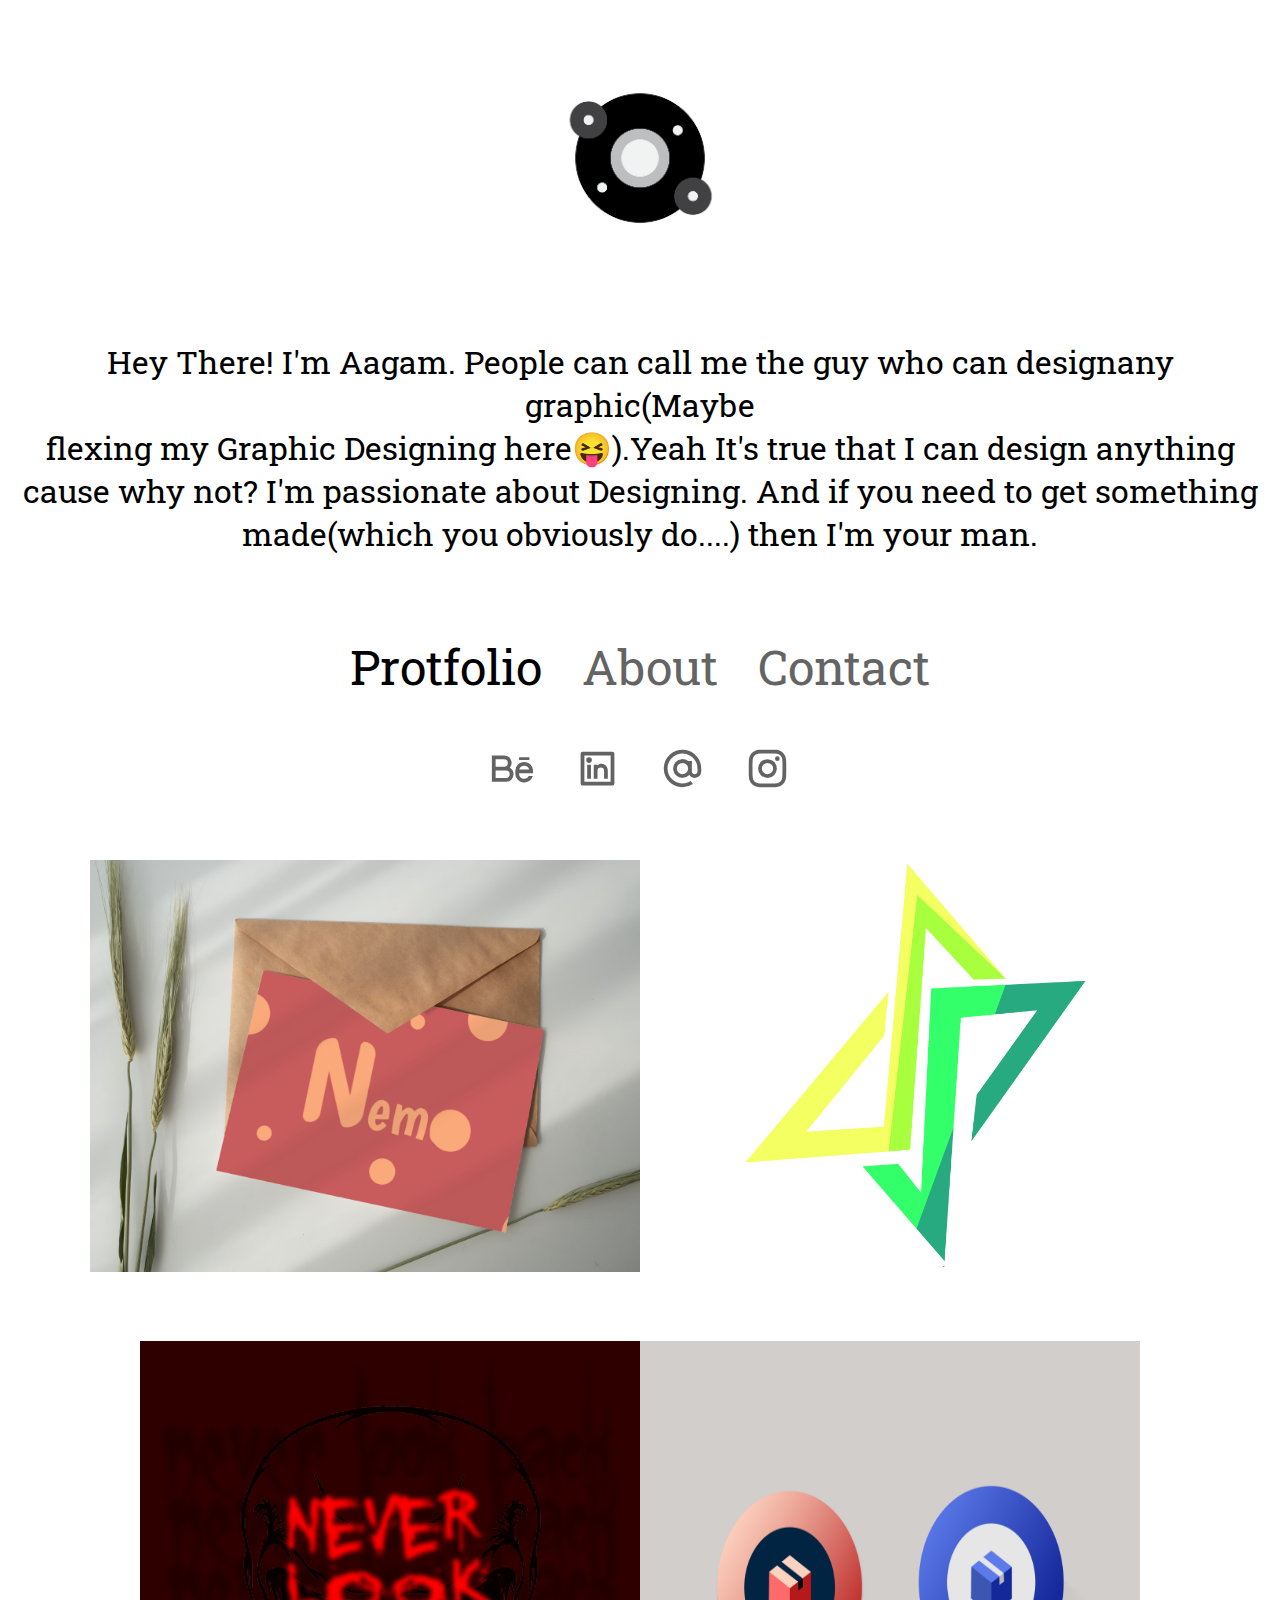
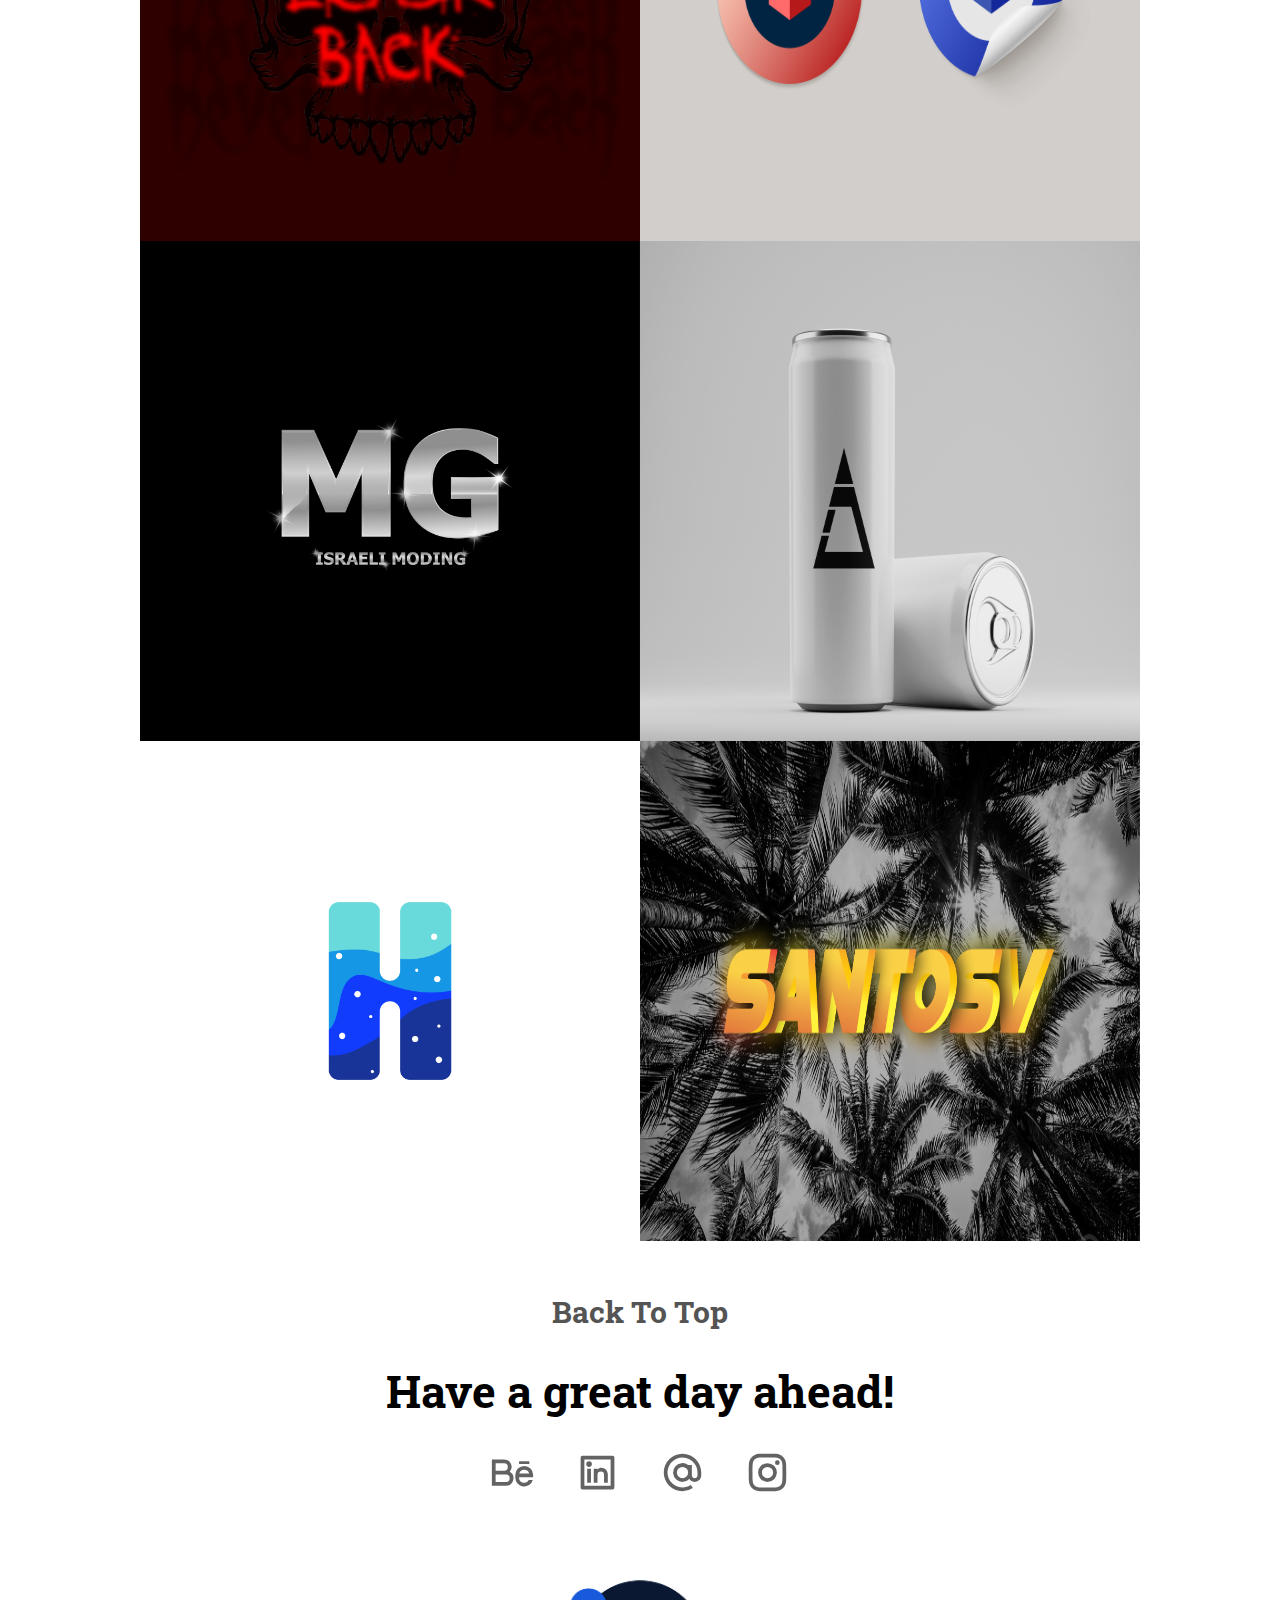
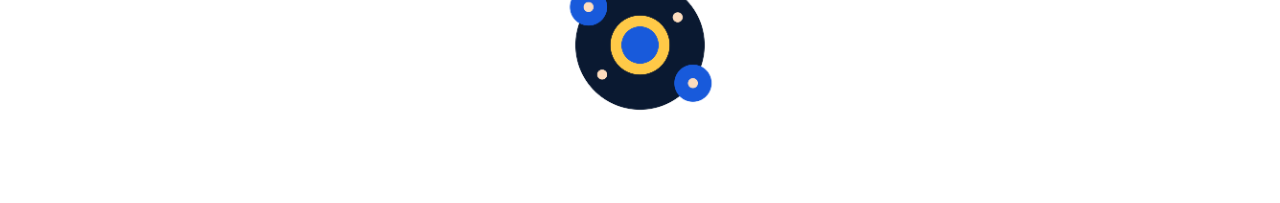
<file: index.html>
<!DOCTYPE html>
<html lang="en">
<head>
    <meta charset="UTF-8">
    <meta http-equiv="X-UA-Compatible" content="IE=edge">
    <meta name="viewport" content="width=device-width, initial-scale=1.0">
    <title>Aagam | Protfolio</title>
    <link rel="stylesheet" href="style.css">
    <link href='https://fonts.googleapis.com/css?family=Roboto Slab' rel='stylesheet'>
</head>
<body>
    <div class="main" id="#top">
        <img src="assets/logos/3.png" alt="d" alt="Paris" class="center">
        <p>Hey There! I'm Aagam. People can call me the guy who can designany graphic(Maybe<br>flexing my Graphic Designing here😝).Yeah It's true that I can design anything<br>cause why not? I'm passionate about Designing. And if you need to get something<br> made(which you obviously do....) then I'm your man.</p>
        <div class="links">
            <h3><a id="active" href="index.html">Protfolio</a></h3>
            <h3><a href="about.html">About</a></h3>
            <h3><a href="contact.html">Contact</a></h3>
        </div>
        <div class="soc">
            <img id="beh" src="assets/uielements/behance-line.svg" width="45px">
            <img id="in" src="assets/uielements/linkedin-box-line.svg" width="45px">
            <img id="ast" src="assets/uielements/at-line.svg" width="45px">
            <img id="insta" src="assets/uielements/instagram-line.svg" width="45px">
        </div>
        <div class="pro1">
            <img src="assets/logos/paper-above-envelope-mockup.png" alt="d" width="550">
            <img src="assets/logos/dpo.png" alt="d" width="550">
        </div>
        <div class="pro2">
            <img src="assets/logos/nlb 1.png">
            <img src="assets/logos/paper-stickers-mockup (1).png" width="550">
        </div>
        <div class="pro3">
            <img src="assets/logos/mg2.png" width="550">
            <img src="assets/logos/can5.png" width="550">
        </div>
        <div class="pro4">
            <img src="assets/logos/unknown-3.png" width="550">
            <img src="assets/logos/santosv-1.png" width="550">
        </div>
    </div>
    <div class="end">
        <a href="#top"><h3>Back To Top</h3></a>
        <h1><b>Have a great day ahead!</b></h1>
    </div>
    <div class="soc">
        <img id="beh2" src="assets/uielements/behance-line.svg" width="45px">
        <img id="in2" src="assets/uielements/linkedin-box-line.svg" width="45px">
        <img id="ast2" src="assets/uielements/at-line.svg" width="45px">
        <img id="insta2" src="assets/uielements/instagram-line.svg" width="45px">
    </div>
    <div class="endlogo">
        <img src="assets/logos/4.png" alt="d" alt="Paris" class="center">
    </div>
    <script src="script.js"></script>
</body>
</html>
</file>
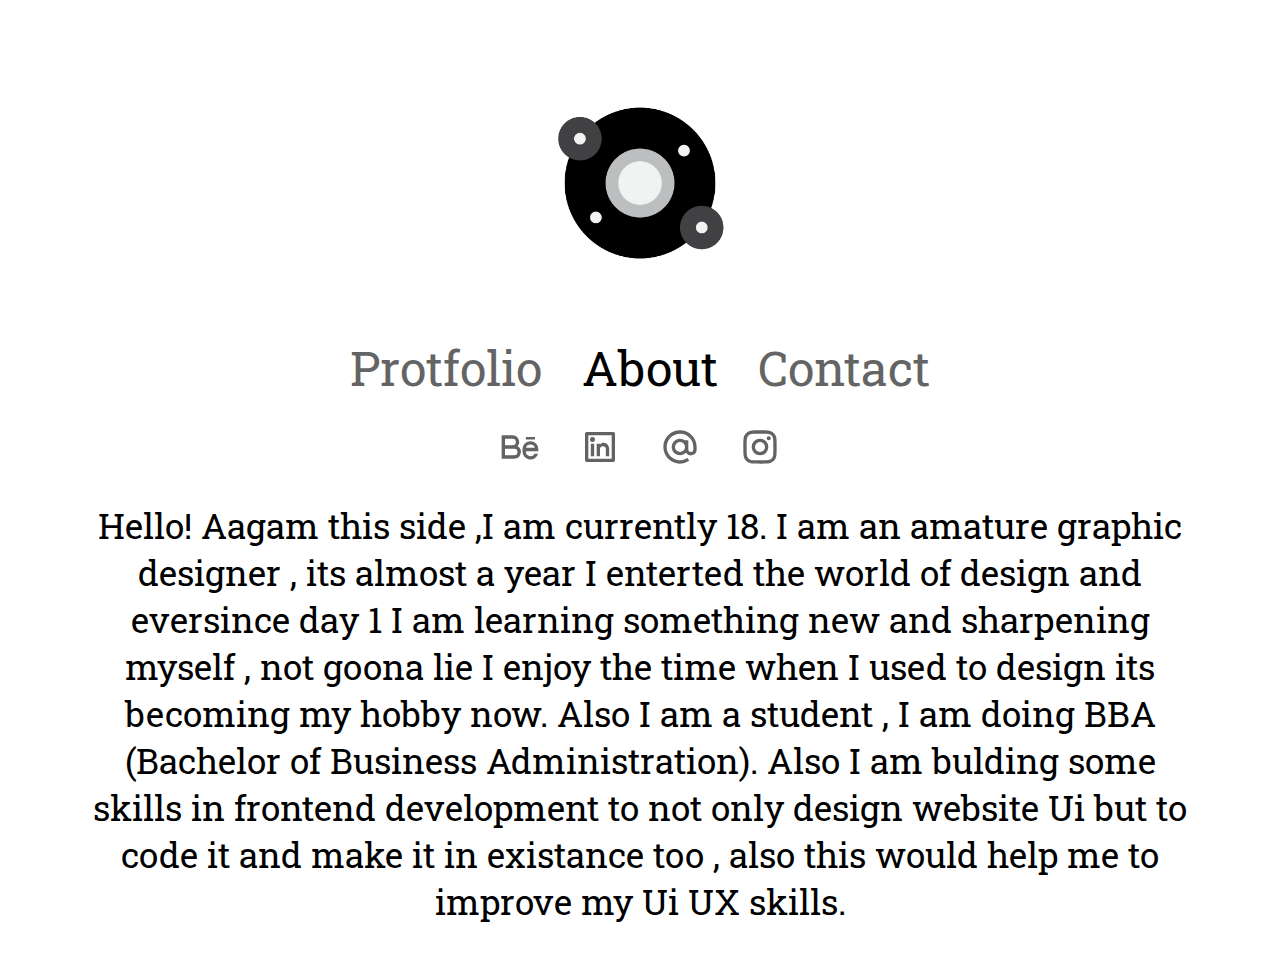
<file: about.html>
<!DOCTYPE html>
<html lang="en">
<head>
    <meta charset="UTF-8">
    <meta http-equiv="X-UA-Compatible" content="IE=edge">
    <meta name="viewport" content="width=device-width, initial-scale=1.0">
    <title>Aagam | Protfolio</title>
    <link rel="stylesheet" href="about.css">
    <link href='https://fonts.googleapis.com/css?family=Roboto Slab' rel='stylesheet'>
</head>
<body>
    <div class="main" id="#top">
        <img src="assets/logos/3.png" alt="d" alt="Paris" class="center" width="500">
        <div class="links">
            <h3><a href="index.html">Protfolio</a></h3>
            <h3><a id="active" href="about.html">About</a></h3>
            <h3><a href="contact.html">Contact</a></h3>
        </div>
        <div class="soc">
            <img id="beh" src="assets/uielements/behance-line.svg" width="40px">
            <img id="in" src="assets/uielements/linkedin-box-line.svg" width="40px">
            <img id="ast" src="assets/uielements/at-line.svg" width="40px">
            <img id="insta" src="assets/uielements/instagram-line.svg" width="40px">
        </div>
        <div class="about">
            <p>Hello! Aagam this side ,I am currently 18. I am an amature graphic <br> designer , its almost a year I enterted the world of design and <br> eversince day 1 I am learning something new and sharpening <br>myself , not goona lie I enjoy the time when I used to design its <br>becoming my hobby now. Also I am a student , I am doing BBA <br>(Bachelor of Business Administration). Also I am bulding some<br> skills in frontend development to not only design website Ui but to <br>code it and make it in existance too , also this would help me to<br> improve my Ui UX skills.</p>
        </div>
        <script src="about.js"></script>
</body>
</html>
</file>
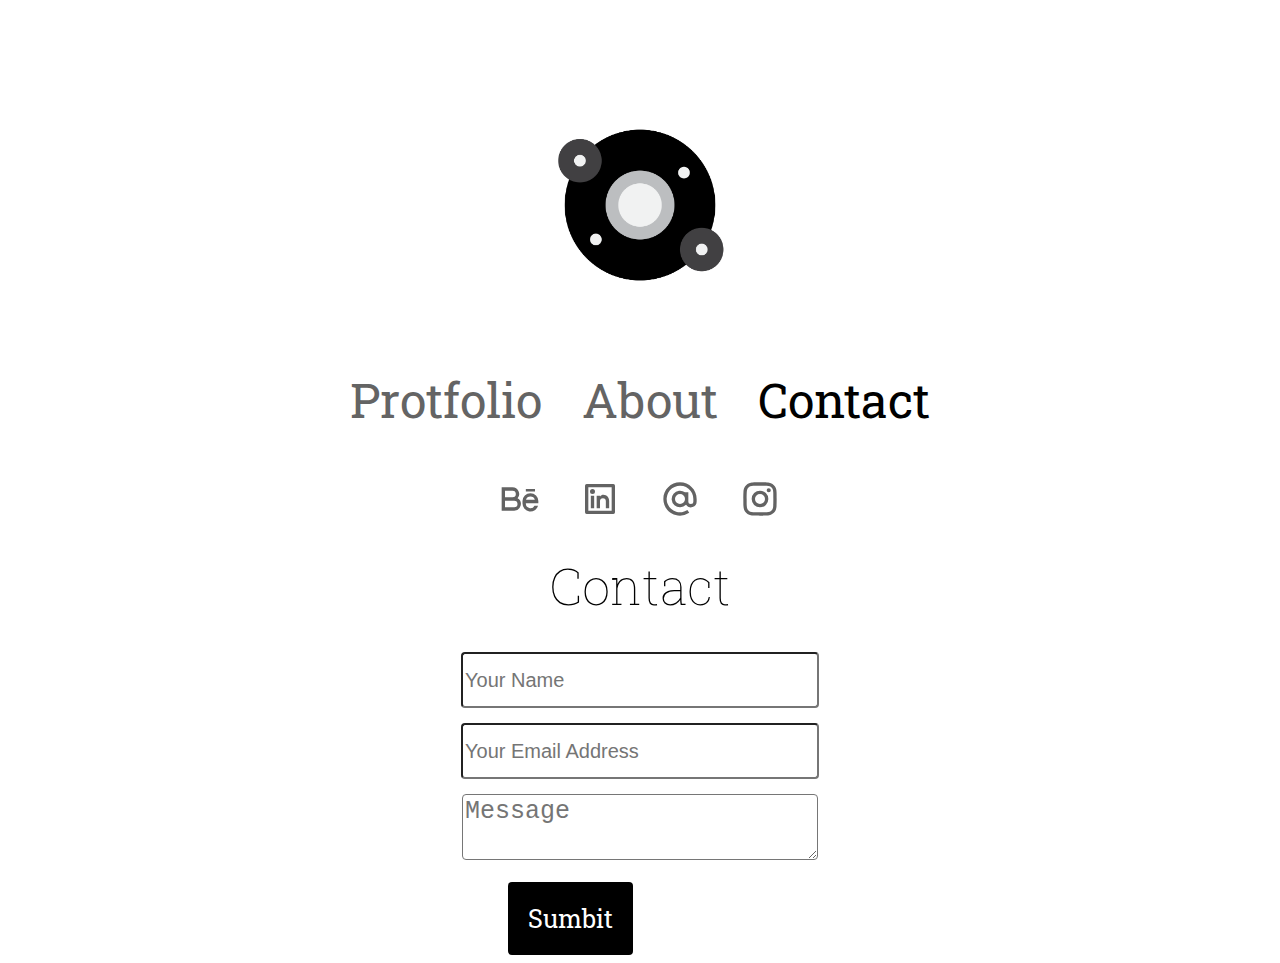
<file: contact.html>
<!DOCTYPE html>
<html lang="en">
<head>
    <meta charset="UTF-8">
    <meta http-equiv="X-UA-Compatible" content="IE=edge">
    <meta name="viewport" content="width=device-width, initial-scale=1.0">
    <title>Aagam | Contact</title>
    <link rel="stylesheet" href="contact.css">
    <link href='https://fonts.googleapis.com/css?family=Roboto Slab' rel='stylesheet'>
</head>
<body>
    <div class="main" id="#top">
        <img src="assets/logos/3.png" alt="d" alt="Paris" class="center" width="500">
        <div class="links">
            <h3><a href="index.html">Protfolio</a></h3>
            <h3><a href="about.html">About</a></h3>
            <h3><a id="active" href="contact.html">Contact</a></h3>
        </div>
        <div class="soc">
            <img id="beh" src="assets/uielements/behance-line.svg" width="40px">
            <img id="in" src="assets/uielements/linkedin-box-line.svg" width="40px">
            <img id="ast" src="assets/uielements/at-line.svg" width="40px">
            <img id="insta" src="assets/uielements/instagram-line.svg" width="40px">
        </div>
        <div class="text">
            <h1>Contact</h1>
        </div>
        <div class="con">
            <label>
                <input id="name" type="text" name="name" placeholder="Your Name">
              </label>
              
              <label>
                <input id="email" type="email" name="email" placeholder="Your Email Address">
              </label>
              
              <label>
                <textarea id="msg" name="message" placeholder="Message"></textarea>
              </label>
        </div>
        <button class="sum" onclick="sendMessage()">Sumbit</button>
    <script src="contact.js"></script>
</body>
</html>
</file>
<file: style.css>
.center {
    display: block;
    margin-left: auto;
    margin-right: auto;
    width: 300px;
}
html {
    scroll-behavior: smooth;
}
.main p {
    font-family: 'Roboto Slab';
    font-size: 32px;
    color: black;
    text-align: center;
    font-weight: 400;
    font-style: normal;
}
.links {
    display: flex;
    justify-content: center;
    align-items: center;
    gap: 40px;
}
.links h3 {
    font-size: 35px;
    display: inline-block;
    font-family: 'Roboto Slab';
    font-weight: 400;
    font-style: normal;
    font-size: 48px;
}
a {
    text-decoration: none;
    color: rgb(100, 100, 100);
}
#active {
    color: rgb(0, 0, 0);
}
.soc {
    display: flex;
    justify-content: center;
    align-items: center;
    gap: 40px;
    cursor: pointer;
}
.soc img {
    display: inline-block;
    row-gap: 50px;
}
.pro1 {
    display: flex;
    justify-content: center;
    align-items: center;
}
.pro1 img {
    display: inline-block;
}.pro2 {
    display: flex;
    justify-content: center;
}
.pro2 img {
    width: 500px;
    display: inline-block;
}
.pro3 {
    display: flex;
    justify-content: center;
}
.pro3 img {
    width: 500px;
    display: inline-block;
}
.pro4 {
    display: flex;
    justify-content: center;
}
.pro4 img {
    width: 500px;
    display: inline-block;
}
.end {
    text-align: center;
    font-size: 26px;
    margin-top: 50px;
    font-family: 'Roboto Slab';
    font-weight: 400;
    font-style: normal;
}
.end a {
    color: rgb(85, 84, 84);
}
.end h1 {
    font-family: 'Roboto Slab';
    font-weight: 400;
    font-style: normal;
    font-size: 45px;
}
</file>
<file: about.css>
html {
    scroll-behavior: smooth;
}
@import url('https://fonts.googleapis.com/css2?family=Lato:wght@300&display=swap');
@import url('https://fonts.googleapis.com/css?family=Roboto Slab&display=swap');
.center {
    display: block;
    margin-left: auto;
    margin-right: auto;
    padding: 0px;
    width: 350px;
    margin-bottom: -70px;
}
.about p{
    font-size: 35px;
    font-style: normal;
    font-family: 'Roboto Slab';
    font-weight: 400;
    line-height: 47px;
    letter-spacing: 0em;
    text-align: center;
}
.links {
    display: flex;
    justify-content: center;
    align-items: center;
    gap: 40px;
}
.links h3 {
    font-size: 35px;
    display: inline-block;
    font-family: 'Roboto Slab';
    font-weight: 400;
    font-style: normal;
    font-size: 48px;
}
.soc {
    display: flex;
    margin-top: -20px;
    justify-content: center;
    align-items: center;
    gap: 40px;
    cursor: pointer;
}
.soc img {
    display: inline-block;
    row-gap: 50px;
}
a {
    text-decoration: none;
    color: rgb(100, 100, 100);
}
#active {
    color: rgb(0, 0, 0);
}
</file>
<file: contact.css>
html {
    scroll-behavior: smooth;
}
body {
    font-family: 'Roboto Slab';
}
.main p {
    font-family: 'Roboto Slab';
    font-size: 25px;
    color: black;
    text-align: center;
    font-weight: 400;
    font-style: normal;
}
.main h3 {
    display: block;
    text-align: center;
    font-family: 'Roboto Slab';
    font-size: 35px;
    font-weight: 400;
    font-style: normal;
}
label {
    display: block;
    flex-direction: row;
    justify-content: flex-end;
    width: 400px;
    margin-right: auto;
    margin-left: auto;
    text-align: center;
    line-height: 26px;
    margin-bottom: 15px;
}
input {
    height: 50px;
    flex: 0 0 200px;
    border-radius: 4px;
    width: 350px;
    font-size: 20px;
}
textarea {
    height: 60px;
    flex: 0 0 200px;
    width: 350px;
    border-radius: 4px;
    font-size: 25px;
}
.sum {
    display: block;
    margin-left: 500px;
    margin-right: auto;
    margin-top: 10px;
    padding: 20px;
    font-size: 25px;
    font-family: 'Roboto Slab', serif;
    font-weight: 400;
    font-style: normal;
    background-color: #000000;
    color: white;
    border: none;
    cursor: pointer;
    border-radius: 4px;
}
.text h1 {
    display: block;
    text-align: center;
    font-family: 'Roboto Slab', serif;
    font-size: 50px;
    font-weight: 20;
    font-style: normal;
}
.center {
    display: block;
    margin-left: auto;
    margin-right: auto;
    padding: 0px;
    margin-top: 30px;
    margin-bottom: -60px;
    width: 350px;
}
.links {
    display: flex;
    justify-content: center;
    align-items: center;
    gap: 40px;
}
.links h3 {
    font-size: 35px;
    display: inline-block;
    font-family: 'Roboto Slab', serif;
    font-weight: 400;
    font-style: normal;
    font-size: 48px;
}
.soc {
    display: flex;
    justify-content: center;
    align-items: center;
    gap: 40px;
    cursor: pointer;
}
.soc img {
    display: inline-block;
    row-gap: 50px;
}
a {
    text-decoration: none;
    color: rgb(100, 100, 100);
}
#active {
    color: rgb(0, 0, 0);
}
</file>
